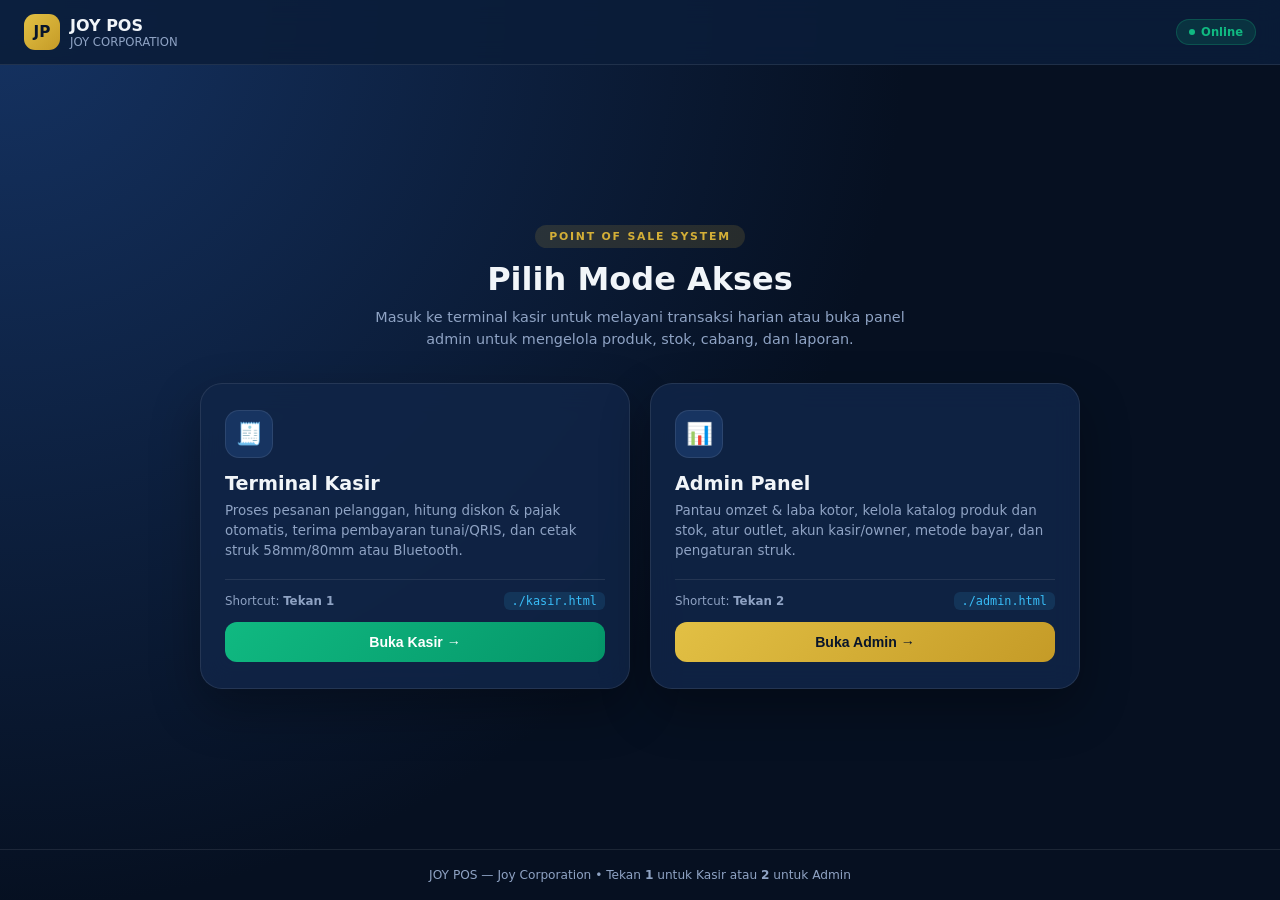
<file: index.html>
<!DOCTYPE html>
<html lang="id">
<head>
<meta charset="UTF-8">
<meta name="viewport" content="width=device-width, initial-scale=1.0">
<link rel="manifest" href="./manifest.json">
<meta name="theme-color" content="#0b1d3a">
<title>JOY POS — Portal Utama</title>
<style>
:root{
  --bg:#061021;
  --navy:#0b1d3a;
  --surface:#102547;
  --surface-2:#173461;
  --border:rgba(255,255,255,.09);
  --text:#f1f5f9;
  --muted:#8fa3c4;
  --gold:#d4af37;
  --gold-soft:rgba(212,175,55,.15);
  --accent:#10b981;
  --accent-soft:rgba(16,185,129,.15);
  --info:#38bdf8;
  --font:'Inter','Segoe UI',system-ui,sans-serif;
}
*{margin:0;padding:0;box-sizing:border-box}
body{
  font-family:var(--font);
  background:radial-gradient(circle at top left,#153363 0%,var(--bg) 58%);
  color:var(--text);
  min-height:100vh;
  display:flex;
  flex-direction:column;
  justify-content:space-between;
}

.topbar{
  background:rgba(11,29,58,.88);
  backdrop-filter:blur(12px);
  border-bottom:1px solid var(--border);
  padding:14px 24px;
  display:flex;
  align-items:center;
  justify-content:space-between;
  gap:12px;
  flex-wrap:wrap;
}
.brand{
  display:flex;
  align-items:center;
  gap:10px;
}
.brand-mark{
  width:36px;height:36px;border-radius:11px;
  background:linear-gradient(135deg,#e2c044,#c59b27);
  color:#09152b;font-weight:800;font-size:.95rem;
  display:flex;align-items:center;justify-content:center;
}
.brand-title{font-weight:700;font-size:1rem}
.brand-sub{font-size:.73rem;color:var(--muted)}

.status-pill{
  display:inline-flex;align-items:center;gap:6px;
  background:var(--accent-soft);color:var(--accent);
  padding:5px 12px;border-radius:99px;font-size:.72rem;font-weight:600;
  border:1px solid rgba(16,185,129,.25);
}
.status-dot{
  width:6px;height:6px;border-radius:50%;background:var(--accent);
  animation:pulse 2s infinite;
}
@keyframes pulse{0%,100%{opacity:1}50%{opacity:.4}}

.container{
  max-width:920px;
  width:100%;
  margin:0 auto;
  padding:36px 20px;
}

.hero{
  text-align:center;
  margin-bottom:32px;
}
.badge{
  display:inline-block;
  font-size:.68rem;
  letter-spacing:1.8px;
  text-transform:uppercase;
  color:var(--gold);
  background:var(--gold-soft);
  padding:5px 14px;
  border-radius:99px;
  font-weight:700;
  margin-bottom:12px;
}
.hero h1{
  font-size:2rem;
  font-weight:800;
  margin-bottom:8px;
}
.hero p{
  color:var(--muted);
  font-size:.9rem;
  max-width:540px;
  margin:0 auto;
  line-height:1.55;
}

.cards{
  display:grid;
  grid-template-columns:repeat(auto-fit,minmax(280px,1fr));
  gap:20px;
}

.portal-card{
  background:rgba(16,37,71,.88);
  backdrop-filter:blur(14px);
  border:1px solid var(--border);
  border-radius:22px;
  padding:26px 24px;
  display:flex;
  flex-direction:column;
  justify-content:space-between;
  gap:18px;
  transition:.18s;
  box-shadow:0 20px 50px rgba(0,0,0,.32);
}
.portal-card:hover{
  transform:translateY(-3px);
  border-color:rgba(212,175,55,.45);
}
.portal-icon{
  width:48px;height:48px;border-radius:14px;
  background:var(--surface-2);border:1px solid var(--border);
  display:flex;align-items:center;justify-content:center;
  font-size:1.35rem;margin-bottom:14px;
}
.portal-card h2{
  font-size:1.2rem;
  font-weight:700;
  margin-bottom:6px;
}
.portal-card p{
  font-size:.84rem;
  color:var(--muted);
  line-height:1.5;
}
.portal-meta{
  display:flex;
  align-items:center;
  justify-content:space-between;
  font-size:.74rem;
  color:var(--muted);
  padding-top:12px;
  border-top:1px solid var(--border);
}
.route-tag{
  font-family:monospace;
  color:var(--info);
  background:rgba(56,189,248,.12);
  padding:2px 8px;
  border-radius:6px;
}

.btn{
  width:100%;
  padding:12px 16px;
  border-radius:12px;
  border:none;
  font-weight:700;
  font-size:.88rem;
  cursor:pointer;
  display:inline-flex;
  align-items:center;
  justify-content:center;
  gap:8px;
  text-decoration:none;
  transition:.15s;
}
.btn:active{transform:scale(.98)}
.btn-primary{background:linear-gradient(135deg,#10b981,#059669);color:#fff}
.btn-gold{background:linear-gradient(135deg,#e2c044,#c59b27);color:#09152b}

.footer{
  text-align:center;
  padding:18px 20px;
  border-top:1px solid var(--border);
  font-size:.76rem;
  color:var(--muted);
}

@media(max-width:600px){
  .hero h1{font-size:1.6rem}
  .container{padding:24px 16px}
}
</style>
</head>
<body>

<header class="topbar">
  <div class="brand">
    <div class="brand-mark">JP</div>
    <div>
      <div class="brand-title" id="portal-app-name">JOY POS</div>
      <div class="brand-sub" id="portal-company">JOY CORPORATION</div>
    </div>
  </div>
  <span class="status-pill" id="net-status"><span class="status-dot"></span>Siap Digunakan</span>
</header>

<main class="container">
  <section class="hero">
    <span class="badge">Point of Sale System</span>
    <h1>Pilih Mode Akses</h1>
    <p>Masuk ke terminal kasir untuk melayani transaksi harian atau buka panel admin untuk mengelola produk, stok, cabang, dan laporan.</p>
  </section>

  <section class="cards">
    <div class="portal-card">
      <div>
        <div class="portal-icon">🧾</div>
        <h2>Terminal Kasir</h2>
        <p>Proses pesanan pelanggan, hitung diskon &amp; pajak otomatis, terima pembayaran tunai/QRIS, dan cetak struk 58mm/80mm atau Bluetooth.</p>
      </div>
      <div>
        <div class="portal-meta">
          <span>Shortcut: <strong>Tekan 1</strong></span>
          <span class="route-tag" id="kasir-route-label">./kasir.html</span>
        </div>
        <button type="button" class="btn btn-primary" style="margin-top:12px" onclick="goTo('kasir')">
          Buka Kasir →
        </button>
      </div>
    </div>

    <div class="portal-card">
      <div>
        <div class="portal-icon">📊</div>
        <h2>Admin Panel</h2>
        <p>Pantau omzet &amp; laba kotor, kelola katalog produk dan stok, atur outlet, akun kasir/owner, metode bayar, dan pengaturan struk.</p>
      </div>
      <div>
        <div class="portal-meta">
          <span>Shortcut: <strong>Tekan 2</strong></span>
          <span class="route-tag" id="admin-route-label">./admin.html</span>
        </div>
        <button type="button" class="btn btn-gold" style="margin-top:12px" onclick="goTo('admin')">
          Buka Admin →
        </button>
      </div>
    </div>
  </section>
</main>

<footer class="footer">
  <span id="footer-text">JOY POS — Joy Corporation</span> • Tekan <strong>1</strong> untuk Kasir atau <strong>2</strong> untuk Admin
</footer>

<script>
const ROUTES = {
  kasir: ['./kasir.html', './kasir'],
  admin: ['./admin.html', './admin']
};

async function resolveRoute(type){
  const candidates = ROUTES[type] || [];
  for(const path of candidates){
    try{
      const res = await fetch(path, { method: 'HEAD', cache: 'no-store' });
      if(res.ok) return path;
    }catch(_){}
  }
  return candidates[0] || './';
}

async function goTo(type){
  const target = await resolveRoute(type);
  window.location.href = target;
}

(async function initPortal(){
  try{
    const local = JSON.parse(localStorage.getItem('joy_pos_local_v1') || '{}');
    if(local.settings){
      if(local.settings.appName){
        document.getElementById('portal-app-name').textContent = local.settings.appName;
        document.title = local.settings.appName + ' — Portal Utama';
      }
      if(local.settings.company){
        document.getElementById('portal-company').textContent = local.settings.company;
        document.getElementById('footer-text').textContent = (local.settings.appName || 'JOY POS') + ' — ' + local.settings.company;
      }
    }
  }catch(_){}

  const [kasirPath, adminPath] = await Promise.all([resolveRoute('kasir'), resolveRoute('admin')]);
  document.getElementById('kasir-route-label').textContent = kasirPath;
  document.getElementById('admin-route-label').textContent = adminPath;

  const badge = document.getElementById('net-status');
  function syncNet(){
    if(navigator.onLine){
      badge.innerHTML = '<span class="status-dot"></span>Online';
    }else{
      badge.innerHTML = '<span class="status-dot" style="background:#38bdf8"></span>Offline / Lokal';
    }
  }
  syncNet();
  window.addEventListener('online', syncNet);
  window.addEventListener('offline', syncNet);
})();

window.addEventListener('keydown', (e) => {
  if(['INPUT','TEXTAREA','SELECT'].includes(document.activeElement?.tagName)) return;
  if(e.key === '1') goTo('kasir');
  if(e.key === '2') goTo('admin');
});
</script>
</body>
</html>
</file>
